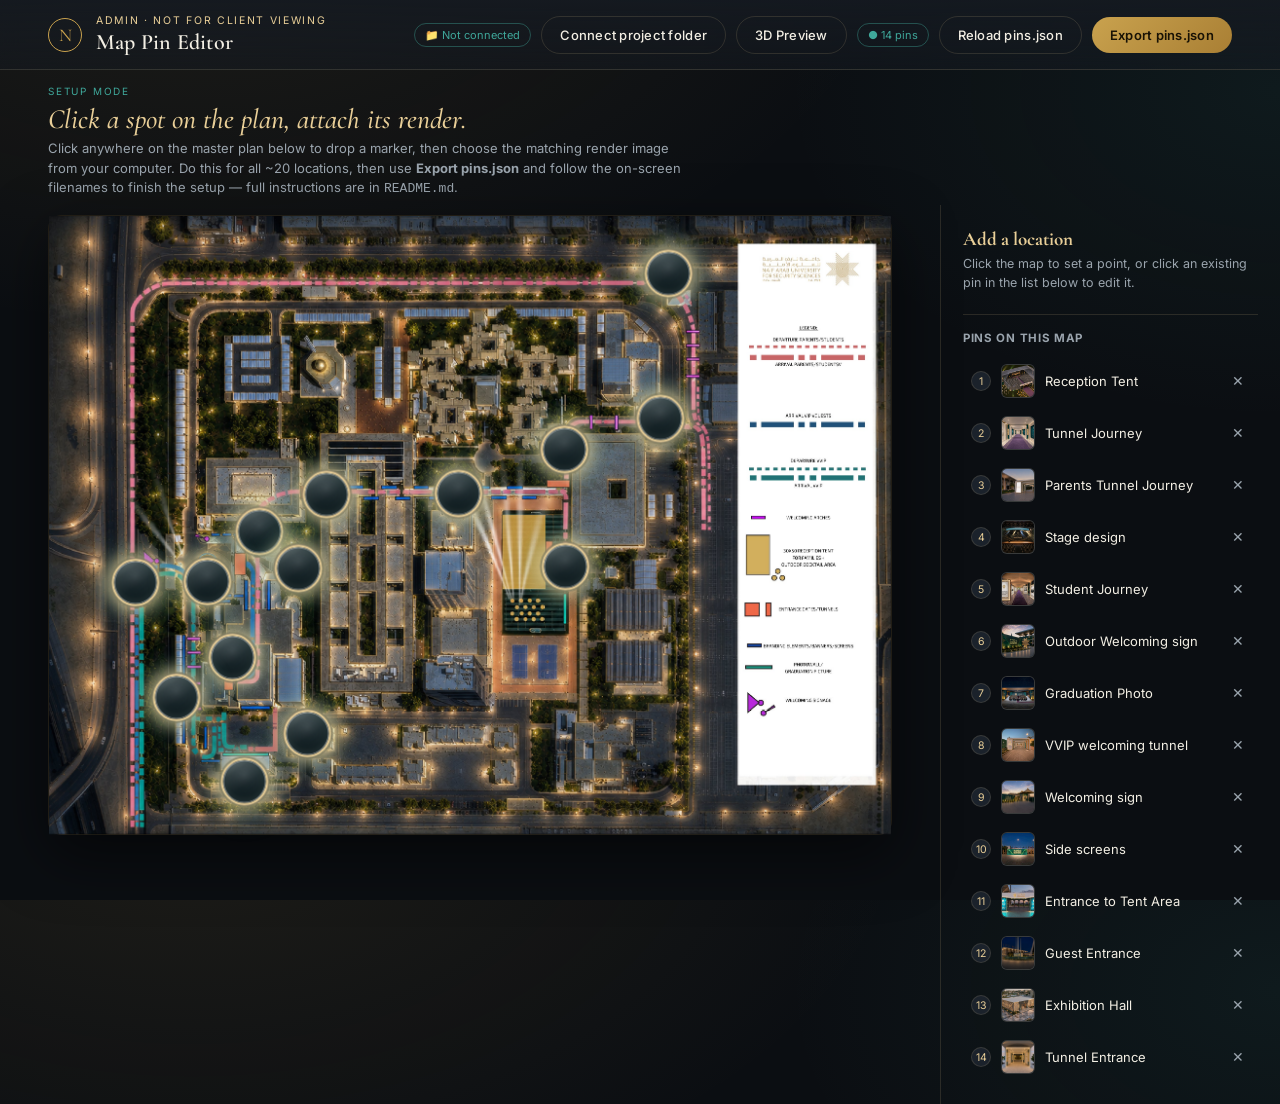
<file: admin.html>
<!DOCTYPE html>
<html lang="en">
<head>
<meta charset="UTF-8">
<meta name="viewport" content="width=device-width, initial-scale=1.0">
<title>Admin — Place Renders on Map</title>
<link rel="stylesheet" href="css/style.css">
</head>
<body class="page-admin">

<header class="topbar">
  <div class="brand">
    <div class="brand-mark">N</div>
    <div class="brand-text">
      <p class="eyebrow">Admin · Not for client viewing</p>
      <h1>Map Pin Editor</h1>
    </div>
  </div>
  <div class="topbar-actions">
    <span class="badge" id="folderStatus">📁 Not connected</span>
    <button class="btn" id="connectFolderBtn">Connect project folder</button>
    <button class="btn" id="toggle3DBtn">3D Preview</button>
    <span class="badge" id="pinCount">● 0 pins</span>
    <button class="btn" id="loadExistingBtn">Reload pins.json</button>
    <button class="btn btn-gold" id="exportBtn">Export pins.json</button>
  </div>
</header>

<section class="hero">
  <p class="eyebrow">Setup mode</p>
  <h2>Click a spot on the plan, attach its render.</h2>
  <p>Click anywhere on the master plan below to drop a marker, then choose the matching render image from your computer. Do this for all ~20 locations, then use <strong>Export pins.json</strong> and follow the on-screen filenames to finish the setup — full instructions are in <code>README.md</code>.</p>
</section>

<div class="perspective-panel" id="perspectivePanel" style="display:none;">
  <h4>3D bird's-eye perspective (this is what the client-facing map will use)</h4>

  <p class="hint">Map tilt — shared by everything on the map:</p>
  <div class="persp-row">
    <label><span>Tilt</span><span id="tiltXVal">55°</span></label>
    <input type="range" id="tiltXSlider" min="-80" max="80" value="55">
  </div>
  <div class="persp-row">
    <label><span>Corner angle</span><span id="tiltZVal">12°</span></label>
    <input type="range" id="tiltZSlider" min="-90" max="90" value="12">
  </div>
  <div class="persp-row">
    <label><span>Depth</span><span id="perspVal">1400px</span></label>
    <input type="range" id="perspSlider" min="200" max="6000" step="50" value="1400">
  </div>

  <div class="category-switch">
    <p class="hint">Pin orientation profile — every pin picks Category 1 or 2 when saved, and follows that profile's sliders below:</p>
    <div class="category-tabs">
      <button type="button" class="btn cat-tab active" id="editCat1Btn" data-cat="1">Editing: Category 1</button>
      <button type="button" class="btn cat-tab" id="editCat2Btn" data-cat="2">Editing: Category 2</button>
    </div>
  </div>

  <div class="persp-row">
    <label><span>Pin tilt</span><span id="pinTiltXVal">55°</span></label>
    <input type="range" id="pinTiltXSlider" min="-90" max="90" value="55">
  </div>
  <div class="persp-row">
    <label><span>Pin corner angle</span><span id="pinTiltZVal">12°</span></label>
    <input type="range" id="pinTiltZSlider" min="-90" max="90" value="12">
  </div>
  <div class="persp-row">
    <label><span>Pin scale X</span><span id="pinScaleXVal">1.00</span></label>
    <input type="range" id="pinScaleXSlider" min="0.25" max="3" step="0.05" value="1">
  </div>
  <div class="persp-row">
    <label><span>Pin scale Y</span><span id="pinScaleYVal">1.00</span></label>
    <input type="range" id="pinScaleYSlider" min="0.25" max="3" step="0.05" value="1">
  </div>
  <div class="persp-row">
    <label><span>Pin scale Z</span><span id="pinScaleZVal">1.00</span></label>
    <input type="range" id="pinScaleZSlider" min="0.25" max="4" step="0.05" value="1">
  </div>
  <div class="persp-row">
    <label><span>Pin skew</span><span id="pinSkewVal">0°</span></label>
    <input type="range" id="pinSkewSlider" min="-60" max="60" value="0">
  </div>
  <div class="persp-row">
    <label><span>Pin elevation</span><span id="elevateVal">70px</span></label>
    <input type="range" id="elevateSlider" min="-200" max="400" value="70">
  </div>
  <div class="persp-row">
    <label><span>Label lift (text only)</span><span id="labelLiftVal">0px</span></label>
    <input type="range" id="labelLiftSlider" min="-150" max="150" value="0">
  </div>
  <div class="persp-row">
    <label><span>Label offset (text only)</span><span id="labelOffsetXVal">0px</span></label>
    <input type="range" id="labelOffsetXSlider" min="-150" max="150" value="0">
  </div>

  <button class="btn btn-gold" id="savePerspectiveBtn">Save perspective settings</button>
</div>

<div class="admin-shell">
  <div class="stage-wrap">
    <div class="stage" id="stage">
      <div class="map-plane" id="mapPlane">
        <img src="assets/masterplan.jpg" alt="Event master plan" id="mapImg" draggable="false">
      </div>
    </div>
  </div>

  <aside class="side-panel">
    <h3 id="formHeading">Add a location</h3>
    <p class="hint">Click the map to set a point, or click an existing pin in the list below to edit it.</p>

    <div id="formArea" style="display:none;">
      <div class="field">
        <label>Title (shown to clients)</label>
        <input type="text" id="fTitle" placeholder="e.g. Reception Tent — Arrival Side">
      </div>
      <div class="field">
        <label>Category (optional tag)</label>
        <input type="text" id="fCategory" placeholder="e.g. VVIP Arrival">
      </div>
      <div class="field">
        <label>Pin orientation profile (controls 3D tilt/scale/label for this pin)</label>
        <div class="orientation-toggle">
          <label class="radio-pill"><input type="radio" name="fOrientation" value="1" checked> Category 1</label>
          <label class="radio-pill"><input type="radio" name="fOrientation" value="2"> Category 2</label>
        </div>
      </div>
      <div class="field">
        <label>Description (optional, shown under image)</label>
        <textarea id="fDesc" placeholder="Short note for the client about this view"></textarea>
      </div>
      <div class="field">
        <label>Main images (both shown together when the pin is opened)</label>
        <div class="image-slot-pair">
          <div class="image-slot">
            <label class="file-drop" id="dropLabelMain1">
              Main image 1
              <input type="file" id="fFileMain1" accept="image/*" style="display:none;">
              <div class="slot-preview" id="previewMain1"></div>
            </label>
            <input type="text" id="fCaptionMain1" class="caption-input" placeholder="Caption, e.g. Option 01">
          </div>
          <div class="image-slot">
            <label class="file-drop" id="dropLabelMain2">
              Main image 2
              <input type="file" id="fFileMain2" accept="image/*" style="display:none;">
              <div class="slot-preview" id="previewMain2"></div>
            </label>
            <input type="text" id="fCaptionMain2" class="caption-input" placeholder="Caption, e.g. Option 02">
          </div>
        </div>
      </div>
      <div class="field">
        <label>Extra images (optional, shown smaller in a strip below — add as many as you like)</label>
        <div class="extra-slots" id="extraSlotsContainer"></div>
        <button type="button" class="btn" id="addExtraSlotBtn">+ Add extra image</button>
      </div>
      <div class="field" style="display:flex; gap:8px;">
        <button class="btn btn-gold" id="savePinBtn" style="flex:1;">Save pin</button>
        <button class="btn" id="cancelPinBtn">Cancel</button>
      </div>
      <p class="hint" id="filenameHint"></p>
    </div>

    <div class="pin-list">
      <h4>Pins on this map</h4>
      <div id="pinListItems"><p class="empty-state">No pins yet — click the map to add your first one.</p></div>
    </div>
  </aside>
</div>

<p class="footer-note">
  This editor never uploads files to any server — everything happens in your browser. Click <strong>Connect project folder</strong>
  once and pick your <code>nauss-event</code> project folder: after that, saving a pin writes its images straight into
  <code>images/</code>, and <strong>Export pins.json</strong> writes straight into <code>data/pins.json</code> — no manual moving,
  no Downloads folder. (Chrome/Edge only; other browsers fall back to downloading files for you to move in manually, as before.)
</p>

<div class="toast" id="toast"></div>

<script src="js/common.js"></script>
<script src="js/admin.js"></script>
</body>
</html>
</file>
<file: css/style.css>
@import url('https://fonts.googleapis.com/css2?family=Cormorant+Garamond:ital,wght@0,400;0,500;0,600;1,500&family=Inter:wght@400;500;600&display=swap');

:root{
  --ink:#0b0e12;
  --panel:#151a21;
  --panel-2:#1b222b;
  --line:rgba(233,207,152,0.14);
  --gold:#c9a24e;
  --gold-light:#e9cf98;
  --rose:#e2708c;
  --teal:#3fa79a;
  --text:#f3efe4;
  --text-dim:#9aa4ad;
  --shadow:0 20px 60px rgba(0,0,0,0.55);
  --radius:14px;
}

*{box-sizing:border-box;}
html,body{margin:0;padding:0;}
body{
  background:
    radial-gradient(1200px 700px at 15% -10%, rgba(201,162,78,0.10), transparent 60%),
    radial-gradient(900px 600px at 100% 10%, rgba(63,167,154,0.08), transparent 55%),
    var(--ink);
  color:var(--text);
  font-family:'Inter', sans-serif;
  min-height:100vh;
}

::selection{background:var(--gold); color:#111;}

a{color:inherit;}

html, body{height:100%;}
body.page-viewer{display:flex; flex-direction:column; overflow:hidden;}
body.page-admin{overflow-y:auto;}

.topbar{
  display:flex;
  align-items:center;
  justify-content:space-between;
  padding:14px clamp(18px,4vw,48px);
  border-bottom:1px solid var(--line);
  background:linear-gradient(180deg, rgba(21,26,33,0.9), rgba(21,26,33,0.55));
  backdrop-filter:blur(10px);
  flex-shrink:0;
  z-index:40;
}

.brand{
  display:flex;
  align-items:center;
  gap:14px;
}

.brand-mark{
  width:34px;height:34px;
  border:1px solid var(--gold);
  border-radius:50%;
  display:flex;align-items:center;justify-content:center;
  color:var(--gold);
  font-family:'Cormorant Garamond', serif;
  font-size:18px;
}

.brand-text .eyebrow{
  font-size:10.5px;
  letter-spacing:0.16em;
  text-transform:uppercase;
  color:var(--gold-light);
  margin:0 0 2px;
}

.brand-text h1{
  font-family:'Cormorant Garamond', serif;
  font-weight:600;
  font-size:22px;
  margin:0;
  letter-spacing:0.01em;
}

.topbar-actions{
  display:flex;
  gap:10px;
  align-items:center;
}

.btn{
  font-family:'Inter', sans-serif;
  font-size:13px;
  font-weight:500;
  letter-spacing:0.02em;
  padding:10px 18px;
  border-radius:999px;
  border:1px solid var(--line);
  background:transparent;
  color:var(--text);
  cursor:pointer;
  transition:all .18s ease;
  display:inline-flex;
  align-items:center;
  gap:8px;
  text-decoration:none;
}
.btn:hover{border-color:var(--gold); color:var(--gold-light);}
.btn-gold{
  background:linear-gradient(135deg, var(--gold), #a97f34);
  color:#181205;
  border:none;
  font-weight:600;
}
.btn-gold:hover{filter:brightness(1.08); color:#181205;}
.btn-ghost{opacity:0.85;}
.btn:disabled{opacity:0.35; cursor:not-allowed;}
.btn:disabled:hover{border-color:var(--line); color:var(--text);}

.hero{
  padding:14px clamp(18px,4vw,48px) 6px;
  max-width:1000px;
  flex-shrink:0;
}
.hero .eyebrow{
  font-size:10px;
  letter-spacing:0.18em;
  text-transform:uppercase;
  color:var(--teal);
  margin:0 0 4px;
}
.hero h2{
  font-family:'Cormorant Garamond', serif;
  font-weight:500;
  font-style:italic;
  font-size:clamp(20px,2.4vw,28px);
  line-height:1.15;
  margin:0 0 4px;
  color:var(--gold-light);
}
.hero p{
  color:var(--text-dim);
  font-size:13px;
  line-height:1.5;
  max-width:640px;
  margin:0;
}

body.page-viewer .stage-wrap{
  padding:16px clamp(16px,2.4vw,32px) 20px;
  flex:1;
  min-height:0;
  display:flex;
  align-items:stretch;
  justify-content:center;
}

body.page-viewer .stage{
  position:relative;
  height:100%;
  width:100%;
  margin:0;
  border-radius:var(--radius);
  overflow:hidden;
  box-shadow:var(--shadow);
  border:1px solid var(--line);
  background:#000;
  display:flex;
  align-items:center;
  justify-content:center;
}

body.page-viewer .stage img{
  height:100%;
  width:100%;
  object-fit:contain;
  user-select:none;
  -webkit-user-drag:none;
}

.info-overlay{
  position:absolute;
  top:22px;
  left:22px;
  max-width:380px;
  background:rgba(11,14,18,0.72);
  backdrop-filter:blur(14px);
  border:1px solid var(--line);
  border-radius:12px;
  padding:18px 22px;
  box-shadow:0 10px 30px rgba(0,0,0,0.5);
  z-index:6;
}
.info-overlay .eyebrow{
  font-size:10px;
  letter-spacing:0.18em;
  text-transform:uppercase;
  color:var(--teal);
  margin:0 0 6px;
}
.info-overlay h2{
  font-family:'Cormorant Garamond', serif;
  font-weight:500;
  font-style:italic;
  font-size:clamp(18px,2vw,23px);
  line-height:1.2;
  margin:0 0 8px;
  color:var(--gold-light);
}
.info-overlay p{
  color:var(--text-dim);
  font-size:12.5px;
  line-height:1.55;
  margin:0;
}
@media (max-width: 760px){
  .info-overlay{ max-width:calc(100% - 44px); padding:14px 16px; }
  .info-overlay p{ display:none; }
}

.btn-3d-mode{
  display:inline-flex;
  align-items:center;
  gap:8px;
  margin-top:14px;
  padding:9px 16px;
  border-radius:999px;
  border:1px solid var(--gold);
  background:linear-gradient(135deg, rgba(201,162,78,0.18), rgba(201,162,78,0.06));
  color:var(--gold-light);
  font-family:'Inter', sans-serif;
  font-size:11.5px;
  font-weight:600;
  letter-spacing:0.08em;
  text-transform:uppercase;
  cursor:pointer;
  transition:all .18s ease;
}
.btn-3d-mode:hover{
  background:linear-gradient(135deg, var(--gold), #a97f34);
  color:#181205;
}
.btn-3d-icon{
  font-size:14px;
  line-height:1;
}

.zoom-controls{
  position:absolute;
  right:18px;
  bottom:18px;
  z-index:7;
  display:flex;
  flex-direction:column;
  align-items:center;
  gap:2px;
  background:rgba(11,14,18,0.72);
  backdrop-filter:blur(14px);
  border:1px solid var(--line);
  border-radius:14px;
  padding:6px;
  box-shadow:0 10px 30px rgba(0,0,0,0.5);
}
.zoom-controls button{
  width:34px;height:34px;
  border-radius:10px;
  border:1px solid transparent;
  background:transparent;
  color:var(--text);
  font-size:16px;
  line-height:1;
  cursor:pointer;
  display:flex;align-items:center;justify-content:center;
  transition:all .15s ease;
}
.zoom-controls button:hover{background:var(--panel-2); border-color:var(--gold); color:var(--gold-light);}
.zoom-controls button:disabled{opacity:0.35; cursor:not-allowed;}
.zoom-controls button:disabled:hover{background:transparent; border-color:transparent; color:var(--text);}
.zoom-controls #zoomResetBtn{font-size:14px;}
.zoom-controls .zoom-level{
  font-size:10.5px;
  color:var(--text-dim);
  padding:2px 0 4px;
  text-align:center;
}
@media (max-width:760px){
  .zoom-controls{ right:12px; bottom:12px; padding:4px; }
  .zoom-controls button{ width:30px; height:30px; font-size:14px; }
}

.stage-wrap{
  padding:10px clamp(18px,4vw,48px) 14px;
  flex:1;
  min-height:0;
  display:flex;
  align-items:center;
  justify-content:center;
  overflow:hidden;
}

.stage{
  position:relative;
  height:100%;
  max-height:90vh;
  max-width:100%;
  margin:0 auto;
  border-radius:var(--radius);
  overflow:hidden;
  box-shadow:var(--shadow);
  border:1px solid var(--line);
  background:#000;
  display:flex;
  align-items:center;
  justify-content:center;
}

.stage img{
  display:block;
  height:100%;
  width:auto;
  max-width:100%;
  object-fit:contain;
  user-select:none;
  -webkit-user-drag:none;
}

.footer-note{display:none;}

.pin{
  position:absolute;
  transform:translate(-50%,-50%);
  width:31px;height:31px;
  cursor:pointer;
  z-index:5;
  background:none;
  border:none;
  padding:0;
  margin:0;
  outline:none;
  -webkit-appearance:none;
  appearance:none;
  --pin-boost:1;
  transition:opacity .2s ease;
}
.pin:focus{outline:none;}

/* Preview/select states: hovering (mouse) or first tap boosts a pin so it's
   unmistakable which one will open on the next click; other pins on the map
   shrink and fade slightly so the highlighted one reads clearly. Driven by
   JS-toggled classes (viewer.js) rather than :hover alone, so touch's
   tap-to-select-then-tap-to-open flow gets the same visual as desktop hover. */
.pin.is-focused{ --pin-boost:1.16; z-index:8; }
.pin.is-dimmed{ --pin-boost:0.85; opacity:0.55; z-index:4; }
.pin .ring{
  position:absolute;
  inset:0;
  border-radius:50%;
  border:1.5px solid var(--gold-light);
  animation:pulse 2.2s ease-out infinite;
}
.pin .glow{
  position:absolute;
  top:50%;left:50%;
  width:30px;height:30px;
  transform:translate(-50%,-50%);
  border-radius:50%;
  background:radial-gradient(circle, rgba(233,207,152,0.55), rgba(233,207,152,0) 70%);
  filter:blur(2px);
  pointer-events:none;
}
.pin .dot{
  position:absolute;
  top:50%;left:50%;
  width:13px;height:13px;
  transform:translate(-50%,-50%);
  border-radius:50%;
  background:radial-gradient(circle at 35% 30%, var(--gold-light), var(--gold) 60%, #7a5b1e 100%);
  box-shadow:0 0 14px 3px rgba(233,207,152,0.75), 0 0 0 2px rgba(11,14,18,0.7);
  transition:transform .15s ease;
}
.pin:hover .dot{transform:translate(-50%,-50%) scale(1.25);}
.pin:focus-visible .dot{outline:2px solid var(--teal); outline-offset:3px;}

.pin .label{
  position:absolute;
  top:-6px;
  left:20px;
  white-space:nowrap;
  font-size:11px;
  padding:4px 9px;
  border-radius:999px;
  background:rgba(11,14,18,0.88);
  border:1px solid var(--line);
  color:var(--gold-light);
  opacity:0;
  pointer-events:none;
  transform:translateX(-4px);
  transition:all .16s ease;
}
.pin:hover .label, .pin:focus-visible .label{opacity:1; transform:translateX(0);}

@keyframes pulse{
  0%{transform:scale(0.5); opacity:0.9;}
  80%{transform:scale(2.1); opacity:0;}
  100%{transform:scale(2.1); opacity:0;}
}

/* Viewer pins: circular photo thumbnail instead of a plain gold dot, 50% bigger.
   Scaled by --bubble-scale (set in common.js/getMapBubbleScale) so pins shrink
   proportionally to the rendered map size instead of staying a fixed px size. */
.pin.pin-photo{
  width:calc(47px * var(--bubble-scale, 1));
  height:calc(47px * var(--bubble-scale, 1));
}
.pin.pin-photo .glow{
  width:calc(44px * var(--bubble-scale, 1));
  height:calc(44px * var(--bubble-scale, 1));
}
.pin.pin-photo .thumb-dot{
  position:absolute;
  top:50%; left:50%;
  width:100%; height:100%;
  transform:translate(-50%,-50%);
  border-radius:50%;
  overflow:hidden;
  border:2px solid var(--gold-light);
  background:#071016;
  box-shadow:
    0 0 18px 5px rgba(233,207,152,0.82),
    0 0 28px 10px rgba(63,167,154,0.28),
    inset 0 0 18px rgba(255,255,255,0.22),
    inset 0 0 32px rgba(63,167,154,0.18),
    0 0 0 2px rgba(11,14,18,0.7);
  transition:transform .18s ease;
  transform:translate(-50%,-50%) scale(var(--pin-boost,1));
}
.pin.pin-photo .thumb-dot::before{
  content:"";
  position:absolute;
  inset:0;
  z-index:1;
  background:
    linear-gradient(145deg, rgba(255,255,255,0.34), rgba(255,255,255,0.08) 28%, transparent 56%),
    radial-gradient(circle at 50% 35%, rgba(255,255,255,0.18), transparent 58%);
  mix-blend-mode:screen;
  pointer-events:none;
}
.pin.pin-photo .thumb-dot::after{
  content:"";
  position:absolute;
  inset:0;
  z-index:2;
  border-radius:inherit;
  box-shadow:
    inset 0 0 0 1px rgba(255,255,255,0.45),
    inset 0 -16px 24px rgba(0,0,0,0.28);
  pointer-events:none;
}
.pin.pin-photo .thumb-dot img{
  width:100%;
  height:100%;
  object-fit:cover;
  display:block;
  filter:brightness(1.22) contrast(1.08) saturate(1.14);
}
.pin.pin-photo:focus-visible .thumb-dot{outline:2px solid var(--teal); outline-offset:3px;}
.pin.pin-photo .label{left:32px;}

/* ---------- 3D bird's-eye mode ---------- */

.stage{
  perspective: var(--persp, 1400px);
  perspective-origin: 70% 15%;
}
.map-plane{
  position:relative;
  transform-style: preserve-3d;
  transition: transform 0.9s cubic-bezier(.4,.1,.2,1);
  transform:
    translate(var(--pan-x,0px), var(--pan-y,0px))
    scale(var(--zoom,1))
    rotateX(0deg) rotateZ(0deg);
}
.map-plane.no-anim{ transition:none; }
body.page-viewer .map-plane{ height:100%; display:flex; align-items:center; justify-content:center; }
.stage.is-3d .map-plane{
  transform:
    translate(var(--pan-x,0px), var(--pan-y,0px))
    scale(var(--zoom,1))
    rotateX(var(--tilt-x,55deg)) rotateZ(var(--tilt-z,12deg));
}
.stage.zoomable{ cursor:grab; }
.stage.zoomable.is-panning{ cursor:grabbing; }

/* Admin uses the same thumbnail standees as the client view while previewing the tilt. */

/* Ground-level stalk connecting a standee card down to its pulsing landing marker */
.pin-stalk{
  position:absolute;
  left:50%; top:50%;
  width:2px; height:0;
  background:linear-gradient(to top, var(--gold-light), transparent);
  transform:translateX(-50%);
  opacity:0;
  transition:opacity .5s ease, height .5s ease;
  pointer-events:none;
}
.stage.is-3d .pin-stalk{
  opacity:.85;
  height:calc(var(--pin-lift,70px) * var(--standee-scale, 1));
}

/* Small caption that rides just under the standee card in 3D mode */
.pin-card-label{
  display:none;
  position:absolute;
  left:50%; top:50%;
  font-size:calc(10px * var(--standee-scale, 1));
  letter-spacing:.05em;
  text-transform:uppercase;
  color:var(--gold-light);
  background:rgba(11,14,18,.82);
  padding:3px 8px;
  border-radius:5px;
  white-space:nowrap;
  pointer-events:none;
}
.stage.is-3d .pin-card-label{
  display:block;
  transform-origin:center bottom;
  transform:
    translate(calc(-50% + var(--label-offset-x,0px)), -50%)
    translateY(calc(-1 * var(--pin-label-lift,136px) * var(--standee-scale, 1)))
    rotateZ(calc(-1 * var(--pin-tilt-z,12deg)))
    rotateX(calc(-1 * var(--pin-tilt-x,55deg)))
    skewX(var(--pin-skew,0deg))
    scale3d(calc(var(--pin-scale-x,1) * var(--pin-boost,1)), calc(var(--pin-scale-y,1) * var(--pin-boost,1)), var(--pin-scale-z,1));
}

/* The circular thumbnail becomes an elevated, upright rectangular standee in 3D mode.
   Pin tilt can be tuned separately from the map-plane's own tilt. */
.stage.is-3d .pin.pin-photo .thumb-dot{
  width:calc(90px * var(--standee-scale, 1));
  height:calc(60px * var(--standee-scale, 1));
  border-radius:6px;
  border-color:rgba(255,244,210,0.96);
  box-shadow:
    0 0 20px 6px rgba(233,207,152,0.88),
    0 0 42px 14px rgba(63,167,154,0.34),
    0 10px 26px rgba(0,0,0,0.42),
    inset 0 0 20px rgba(255,255,255,0.24),
    inset 0 0 34px rgba(63,167,154,0.22),
    0 0 0 2px rgba(11,14,18,0.78);
  transform:
    translate(-50%,-50%)
    translateY(calc(-1 * var(--pin-lift,70px) * var(--standee-scale, 1)))
    rotateZ(calc(-1 * var(--pin-tilt-z,12deg)))
    rotateX(calc(-1 * var(--pin-tilt-x,55deg)))
    skewX(var(--pin-skew,0deg))
    scale3d(calc(var(--pin-scale-x,1) * var(--pin-boost,1)), calc(var(--pin-scale-y,1) * var(--pin-boost,1)), var(--pin-scale-z,1));
  transform-origin:center bottom;
  transition: width .5s ease, height .5s ease, border-radius .5s ease, transform .45s cubic-bezier(.4,.1,.2,1);
}
.stage.is-3d .pin.pin-photo .label{ display:none; }

/* Admin's perspective tuning panel */
.perspective-panel{
  position:fixed;
  top:86px;
  right:24px;
  z-index:90;
  width:min(420px, calc(100vw - 32px));
  max-height:calc(100vh - 110px);
  overflow-y:auto;
  margin:0;
  padding:16px 20px;
  border:1px solid var(--line);
  border-radius:12px;
  background:rgba(21,26,33,0.96);
  box-shadow:var(--shadow);
  backdrop-filter:blur(12px);
}
.perspective-panel h4{
  font-size:12px;
  text-transform:uppercase;
  letter-spacing:.05em;
  color:var(--gold-light);
  margin:0 0 14px;
  font-weight:600;
}
.persp-row{margin-bottom:12px;}
.persp-row label{
  display:flex;
  justify-content:space-between;
  font-size:11.5px;
  color:var(--text-dim);
  margin-bottom:5px;
}
.persp-row input[type=range]{
  width:100%;
  accent-color: var(--gold);
}
.perspective-panel .hint{
  font-size:11.5px;
  color:var(--text-dim);
  line-height:1.5;
  margin:2px 0 10px;
}
.category-switch{
  margin:6px 0 16px;
  padding-top:10px;
  border-top:1px dashed var(--line);
}
.category-tabs{
  display:flex;
  gap:8px;
  margin-bottom:4px;
}
.cat-tab{
  flex:1;
  font-size:11.5px;
  padding:8px 10px;
  text-align:center;
}
.cat-tab.active{
  background:linear-gradient(135deg, var(--gold), #a97f34);
  color:#181205;
  border-color:var(--gold);
}

.orientation-toggle{
  display:flex;
  gap:14px;
  align-items:center;
}
.field .radio-pill{
  display:flex;
  align-items:center;
  gap:6px;
  font-size:12.5px;
  color:var(--text);
  text-transform:none;
  letter-spacing:normal;
  cursor:pointer;
}
.field .radio-pill input[type=radio]{
  accent-color: var(--gold);
}

.pin.admin-pin .dot{
  background:radial-gradient(circle at 35% 30%, #f3a9bb, var(--rose) 60%, #7a2438 100%);
  box-shadow:0 0 10px rgba(226,112,140,0.85), 0 0 0 2px rgba(11,14,18,0.7);
}
.pin.admin-pin .ring{border-color:var(--rose);}

/* Modal / lightbox */
.overlay{
  position:fixed;
  inset:0;
  background:rgba(6,8,10,0.86);
  backdrop-filter:blur(6px);
  display:flex;
  align-items:center;
  justify-content:center;
  padding:24px;
  z-index:100;
  opacity:0;
  pointer-events:none;
  transition:opacity .22s ease;
}
.overlay.open{opacity:1; pointer-events:auto;}

.viewer{
  position:relative;
  max-width:1200px;
  width:100%;
  height:92vh;
  background:var(--panel);
  border:1px solid var(--line);
  border-radius:var(--radius);
  overflow:hidden;
  display:flex;
  flex-direction:column;
  box-shadow:var(--shadow);
  transform:scale(0.97) translateY(6px);
  transition:transform .22s ease;
}
.overlay.open .viewer{transform:scale(1) translateY(0);}

.viewer-head{
  display:flex;
  align-items:center;
  justify-content:space-between;
  padding:14px 22px;
  border-bottom:1px solid var(--line);
  gap:16px;
  flex-shrink:0;
}
.viewer-head .eyebrow{
  font-size:10.5px;
  letter-spacing:0.16em;
  text-transform:uppercase;
  color:var(--teal);
  margin:0 0 4px;
}
.viewer-head h3{
  font-family:'Cormorant Garamond', serif;
  font-weight:600;
  font-size:20px;
  margin:0;
  color:var(--gold-light);
}
.viewer-body{
  position:relative;
  flex:1;
  min-height:0;
  overflow:hidden;
  background:#000;
  display:flex;
  align-items:center;
  justify-content:center;
  padding:14px;
}
.viewer-body img{
  max-width:100%;
  max-height:100%;
  width:auto;
  height:auto;
  object-fit:contain;
  display:block;
}
.thumb-strip{
  display:flex;
  gap:10px;
  padding:10px 22px;
  border-top:1px solid var(--line);
  flex-shrink:0;
  overflow-x:auto;
}
.thumb-strip:empty{display:none;}
.thumb-strip .thumb-item{
  width:72px;
  height:52px;
  border-radius:8px;
  overflow:hidden;
  border:2px solid var(--line);
  cursor:pointer;
  flex-shrink:0;
  padding:0;
  background:#000;
  transition:border-color .15s ease;
}
.thumb-strip .thumb-item img{
  width:100%; height:100%; object-fit:cover; display:block;
}
.thumb-strip .thumb-item.active{border-color:var(--gold);}
.thumb-strip .thumb-item:hover{border-color:var(--gold-light);}

.viewer-foot{
  padding:12px 22px;
  border-top:1px solid var(--line);
  display:flex;
  justify-content:space-between;
  align-items:center;
  gap:12px;
  flex-shrink:0;
}
.viewer-foot p{
  margin:0;
  font-size:13px;
  color:var(--text-dim);
}
.icon-btn{
  width:36px;height:36px;
  border-radius:50%;
  border:1px solid var(--line);
  background:transparent;
  color:var(--text);
  cursor:pointer;
  display:flex;align-items:center;justify-content:center;
  font-size:16px;
  transition:all .15s ease;
}
.icon-btn:hover{border-color:var(--gold); color:var(--gold-light);}

/* Admin panel */
.admin-shell{display:grid; grid-template-columns:1fr 340px; gap:0; align-items:start;}
@media (max-width: 980px){.admin-shell{grid-template-columns:1fr;}}

.side-panel{
  padding:22px;
  border-left:1px solid var(--line);
  min-height:100%;
  position:sticky;
  top:82px;
}
@media (max-width:980px){.side-panel{position:static; border-left:none; border-top:1px solid var(--line);}}

.side-panel h3{
  font-family:'Cormorant Garamond', serif;
  font-size:19px;
  margin:0 0 4px;
  color:var(--gold-light);
}
.side-panel .hint{
  font-size:12.5px;
  color:var(--text-dim);
  line-height:1.55;
  margin:0 0 18px;
}

.field{margin-bottom:14px;}
.field label{
  display:block;
  font-size:11.5px;
  letter-spacing:0.04em;
  text-transform:uppercase;
  color:var(--text-dim);
  margin-bottom:6px;
}
.field input[type=text], .field textarea{
  width:100%;
  background:var(--panel-2);
  border:1px solid var(--line);
  border-radius:8px;
  padding:10px 12px;
  color:var(--text);
  font-family:'Inter', sans-serif;
  font-size:13.5px;
}
.field textarea{resize:vertical; min-height:60px;}
.field input:focus, .field textarea:focus{outline:none; border-color:var(--gold);}

.file-drop{
  border:1.5px dashed var(--line);
  border-radius:10px;
  padding:18px;
  text-align:center;
  font-size:12.5px;
  color:var(--text-dim);
  cursor:pointer;
  transition:all .15s ease;
}
.file-drop:hover{border-color:var(--gold); color:var(--gold-light);}
.file-drop img{max-width:100%; max-height:110px; border-radius:6px; margin-top:8px;}

.pin-list{
  margin-top:22px;
  border-top:1px solid var(--line);
  padding-top:16px;
}
.pin-list h4{
  font-size:11.5px;
  letter-spacing:0.06em;
  text-transform:uppercase;
  color:var(--text-dim);
  margin:0 0 10px;
}
.pin-row{
  display:flex;
  align-items:center;
  gap:10px;
  padding:9px 8px;
  border-radius:8px;
  font-size:13px;
  cursor:pointer;
  transition:background .12s ease;
}
.pin-row:hover{background:var(--panel-2);}
.pin-row .thumb{
  width:34px;height:34px;
  border-radius:6px;
  object-fit:cover;
  background:var(--panel-2);
  flex-shrink:0;
  border:1px solid var(--line);
}
.pin-row .num{
  width:20px;height:20px;
  border-radius:50%;
  background:var(--panel-2);
  border:1px solid var(--line);
  font-size:10.5px;
  display:flex;align-items:center;justify-content:center;
  color:var(--gold-light);
  flex-shrink:0;
}
.pin-row .name{flex:1; overflow:hidden; text-overflow:ellipsis; white-space:nowrap;}
.pin-row .del{
  background:none;border:none;color:var(--text-dim);
  cursor:pointer; font-size:14px; padding:2px 6px;
}
.pin-row .del:hover{color:var(--rose);}

.empty-state{
  font-size:12.5px;
  color:var(--text-dim);
  padding:10px 0;
}

.toast{
  position:fixed;
  bottom:26px;
  left:50%;
  transform:translateX(-50%) translateY(20px);
  background:var(--panel);
  border:1px solid var(--gold);
  color:var(--gold-light);
  padding:12px 20px;
  border-radius:999px;
  font-size:13px;
  box-shadow:var(--shadow);
  opacity:0;
  pointer-events:none;
  transition:all .25s ease;
  z-index:200;
}
.toast.show{opacity:1; transform:translateX(-50%) translateY(0);}

.footer-note{
  padding:0 clamp(18px,4vw,48px) 40px;
  color:var(--text-dim);
  font-size:12px;
  max-width:800px;
}

.crosshair-mode .stage img{cursor:crosshair;}

/* Admin map — let it size to content, no viewport-height cropping */
.page-admin .stage-wrap{
  overflow:visible;
}
.page-admin .stage{
  height:auto;
  max-height:none;
  overflow:visible;
  display:block;
}
.page-admin .stage img{
  display:block;
  height:auto;
  width:100%;
  max-width:100%;
  object-fit:contain;
}

.upload-preview{
  display:inline-flex;
  flex-direction:column;
  align-items:center;
  gap:5px;
}
.upload-caption{
  font-size:10px;
  letter-spacing:0.05em;
  text-transform:uppercase;
  color:var(--gold-light);
}

.image-slot-pair{
  display:flex;
  gap:10px;
}
.image-slot{
  flex:1;
  min-width:0;
  display:flex;
  flex-direction:column;
  gap:6px;
}
.image-slot .file-drop{
  padding:14px 8px;
  font-size:11.5px;
}
.slot-preview img{
  max-width:100%;
  max-height:80px;
  border-radius:6px;
  margin-top:8px;
  display:block;
  margin-left:auto;
  margin-right:auto;
}
.slot-filename{
  display:block;
  font-size:9.5px;
  color:var(--text-dim);
  margin-top:4px;
  word-break:break-all;
}
.caption-input{
  width:100%;
  background:var(--panel-2);
  border:1px solid var(--line);
  border-radius:8px;
  padding:8px 10px;
  color:var(--text);
  font-size:12.5px;
  font-family:'Inter', sans-serif;
}
.caption-input:focus{outline:none; border-color:var(--gold);}

.extra-slots{
  display:flex;
  flex-direction:column;
  gap:10px;
  margin-bottom:10px;
}
.extra-slot-row{
  position:relative;
  display:flex;
  flex-direction:column;
  gap:6px;
  padding:10px;
  border:1px solid var(--line);
  border-radius:10px;
  background:var(--panel-2);
}
.extra-slot-row .file-drop{
  padding:12px 8px;
  font-size:11.5px;
}
.extra-slot-row .remove-slot-btn{
  position:absolute;
  top:8px;
  right:8px;
  background:none;
  border:1px solid var(--line);
  color:var(--text-dim);
  border-radius:50%;
  width:22px;
  height:22px;
  font-size:12px;
  line-height:1;
  cursor:pointer;
  z-index:2;
}
.extra-slot-row .remove-slot-btn:hover{color:var(--rose); border-color:var(--rose);}

.thumb-strip .thumb-item{position:relative;}
.thumb-cap{
  position:absolute;
  bottom:0; left:0; right:0;
  font-size:9px;
  letter-spacing:0.04em;
  text-transform:uppercase;
  text-align:center;
  padding:2px 0;
  background:rgba(11,14,18,0.78);
  color:var(--gold-light);
  pointer-events:none;
}

.thumb-strip{align-items:center;}
.mockups-group{
  display:flex;
  flex-direction:column;
  align-items:center;
  gap:4px;
  flex-shrink:0;
}
.mockups-label{
  font-size:9px;
  letter-spacing:0.08em;
  text-transform:uppercase;
  color:var(--text-dim);
  margin:0;
}
.mockups-row{
  display:flex;
  gap:8px;
}
.thumb-divider{
  width:1px;
  align-self:stretch;
  background:var(--line);
  flex-shrink:0;
}

/* Viewer: two main images shown side by side */
.main-pair{
  display:flex;
  gap:14px;
  width:100%;
  height:100%;
  align-items:center;
  justify-content:center;
}
.main-pair .main-item{
  flex:1;
  max-width:50%;
  height:100%;
  min-width:0;
  display:flex;
  flex-direction:column;
  align-items:center;
  justify-content:center;
  gap:8px;
}
.main-pair.single .main-item{max-width:100%;}
.main-pair .main-item img{
  max-width:100%;
  max-height:calc(100% - 30px);
  object-fit:contain;
  border-radius:8px;
  display:block;
}
.main-item .main-caption{
  font-size:12.5px;
  letter-spacing:0.04em;
  text-transform:uppercase;
  color:var(--gold-light);
  text-align:center;
  margin:0;
}
@media (max-width:760px){
  .main-pair{flex-direction:column; overflow-y:auto;}
  .main-pair .main-item{max-width:100%; height:auto;}
  .main-pair .main-item img{max-height:38vh;}
}

/* Nested overlay for viewing a single extra image at full size */
.extra-overlay{
  position:absolute;
  inset:0;
  background:rgba(6,8,10,0.94);
  display:flex;
  flex-direction:column;
  align-items:center;
  justify-content:center;
  gap:10px;
  padding:20px;
  opacity:0;
  pointer-events:none;
  transition:opacity .2s ease;
  z-index:20;
}
.extra-overlay.open{opacity:1; pointer-events:auto;}
.extra-overlay img{
  max-width:100%;
  max-height:80%;
  object-fit:contain;
  border-radius:8px;
}
.extra-overlay .extra-caption{
  font-size:13px;
  color:var(--gold-light);
  text-align:center;
  margin:0;
}
.extra-overlay .icon-btn{
  position:absolute;
  top:14px; right:14px;
}

/* Fullscreen image overlay — tapped from either the main pair or an extra image.
   Must be position:fixed relative to the viewport, not the .viewer modal, so it
   covers the whole screen regardless of where in the DOM/stacking context it's
   triggered from. */
.fullscreen-overlay{
  position:fixed;
  inset:0;
  background:rgba(4,5,7,0.97);
  display:flex;
  align-items:center;
  justify-content:center;
  padding:20px;
  opacity:0;
  pointer-events:none;
  transition:opacity .2s ease;
  z-index:300;
}
.fullscreen-overlay.open{opacity:1; pointer-events:auto;}
.fullscreen-overlay img{
  max-width:100%;
  max-height:100%;
  width:auto;
  height:auto;
  object-fit:contain;
  display:block;
  border-radius:6px;
}
.fullscreen-overlay .icon-btn{
  position:fixed;
  top:16px; right:16px;
  background:rgba(11,14,18,0.7);
}

.badge{
  display:inline-flex;
  align-items:center;
  gap:6px;
  font-size:11px;
  color:var(--teal);
  border:1px solid rgba(63,167,154,0.4);
  padding:4px 10px;
  border-radius:999px;
}
</file>
